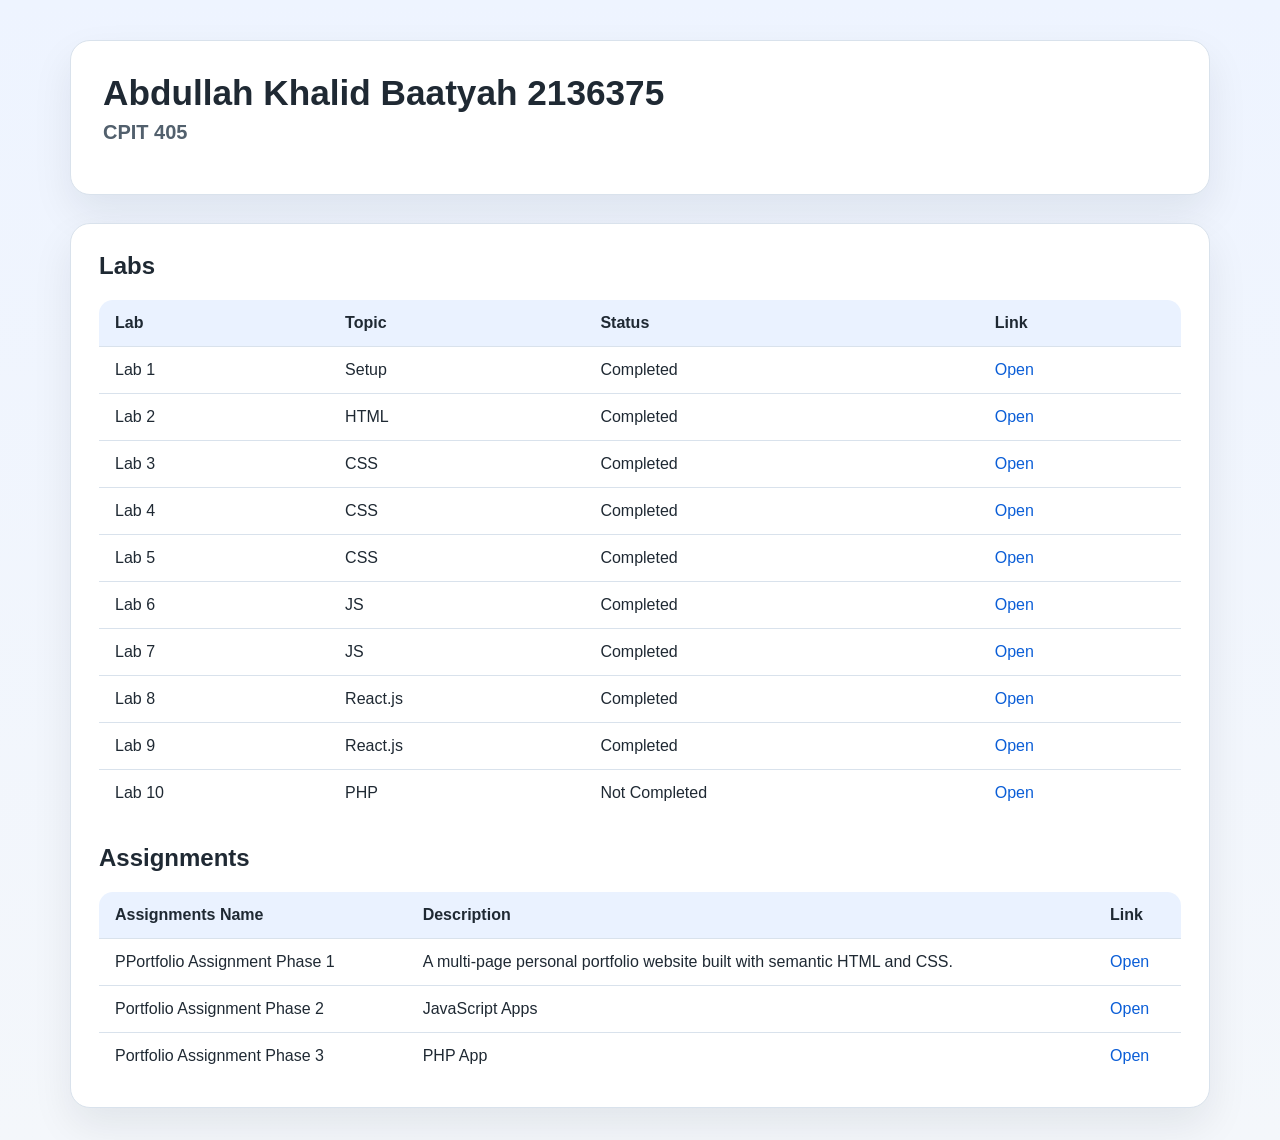
<file: index.html>
<!DOCTYPE html>
<html lang="en">
<head>
    <meta charset="UTF-8">
    <meta content="width=device-width, initial-scale=1.0" name="viewport">
    <title>Main</title>
    <link href="styles.css" rel="stylesheet">
</head>
<body>
<main class="page-shell">
    <section class="hero">
        <h1>Abdullah Khalid Baatyah 2136375</h1>
        <p class="course-title">CPIT 405</p>
    </section>

    <section class="content-panel">
        <h1 id="Labs">Labs</h1>
        <table class="portfolio-table">
            <thead>
            <tr>
                <th>Lab</th>
                <th>Topic</th>
                <th>Status</th>
                <th>Link</th>
            </tr>
            </thead>
            <tbody>
            <tr>
                <td>Lab 1</td>
                <td>Setup</td>
                <td>Completed</td>
                <td><a href="https://cpit405.gitlab.io/labs/lab-1/">Open</a></td>
            </tr>
            <tr>
                <td>Lab 2</td>
                <td>HTML</td>
                <td>Completed</td>
                <td><a href="lab2/index.html">Open</a></td>
            </tr>
            <tr>
                <td>Lab 3</td>
                <td>CSS</td>
                <td>Completed</td>
                <td><a href="lab3/index.html">Open</a></td>
            </tr>
            <tr>
                <td>Lab 4</td>
                <td>CSS</td>
                <td>Completed</td>
                <td><a href="lab4/index.html">Open</a></td>
            </tr>
            <tr>
                <td>Lab 5</td>
                <td>CSS</td>
                <td>Completed</td>
                <td><a href="lab5/index.html">Open</a></td>
            </tr>
            <tr>
                <td>Lab 6</td>
                <td>JS</td>
                <td>Completed</td>
                <td><a href="lab6/index.html">Open</a></td>
            </tr>
            <tr>
                <td>Lab 7</td>
                <td>JS</td>
                <td>Completed</td>
                <td><a href="lab7/index.html">Open</a></td>
            </tr>
            <tr>
                <td>Lab 8</td>
                <td>React.js</td>
                <td>Completed</td>
                <td><a href="https://codesandbox.io/p/sandbox/wghljh">Open</a></td>
            </tr>
            <tr>
                <td>Lab 9</td>
                <td>React.js</td>
                <td>Completed</td>
                <td><a href="https://codesandbox.io/p/sandbox/rzwqf6">Open</a></td>
            </tr>
            <tr>
                <td>Lab 10</td>
                <td>PHP</td>
                <td>Not Completed</td>
                <td><a href="lab10/index.html">Open</a></td>
            </tr>

            </tbody>
        </table>

        <h2 id="Assignments">Assignments</h2>
        <table class="portfolio-table">
            <thead>
            <tr>
                <th>Assignments Name</th>
                <th>Description</th>
                <th>Link</th>
            </tr>
            </thead>
            <tbody>
            <tr>
                <td>PPortfolio Assignment Phase 1</td>
                <td>A multi-page personal portfolio website built with semantic HTML and CSS.</td>
                <td><a href="https://baatyah.github.io/CPIT405-Spring2026-assignment1/index.html">Open</a></td>
            </tr>
            <tr>
                <td>Portfolio Assignment Phase 2</td>
                <td>JavaScript Apps </td>
                <td><a href="https://baatyah.github.io/CPIT405-Spring2026-assignment2/index.html">Open</a></td>
            </tr>
            <tr>
                <td>Portfolio Assignment Phase 3</td>
                <td>PHP App</td>
                <td><a href="https://github.com/Baatyah/CPIT405-Spring2026-assignment3">Open</a></td>
            </tr>


            </tbody>
        </table>
    </section>
</main>
</body>
</html>
</file>
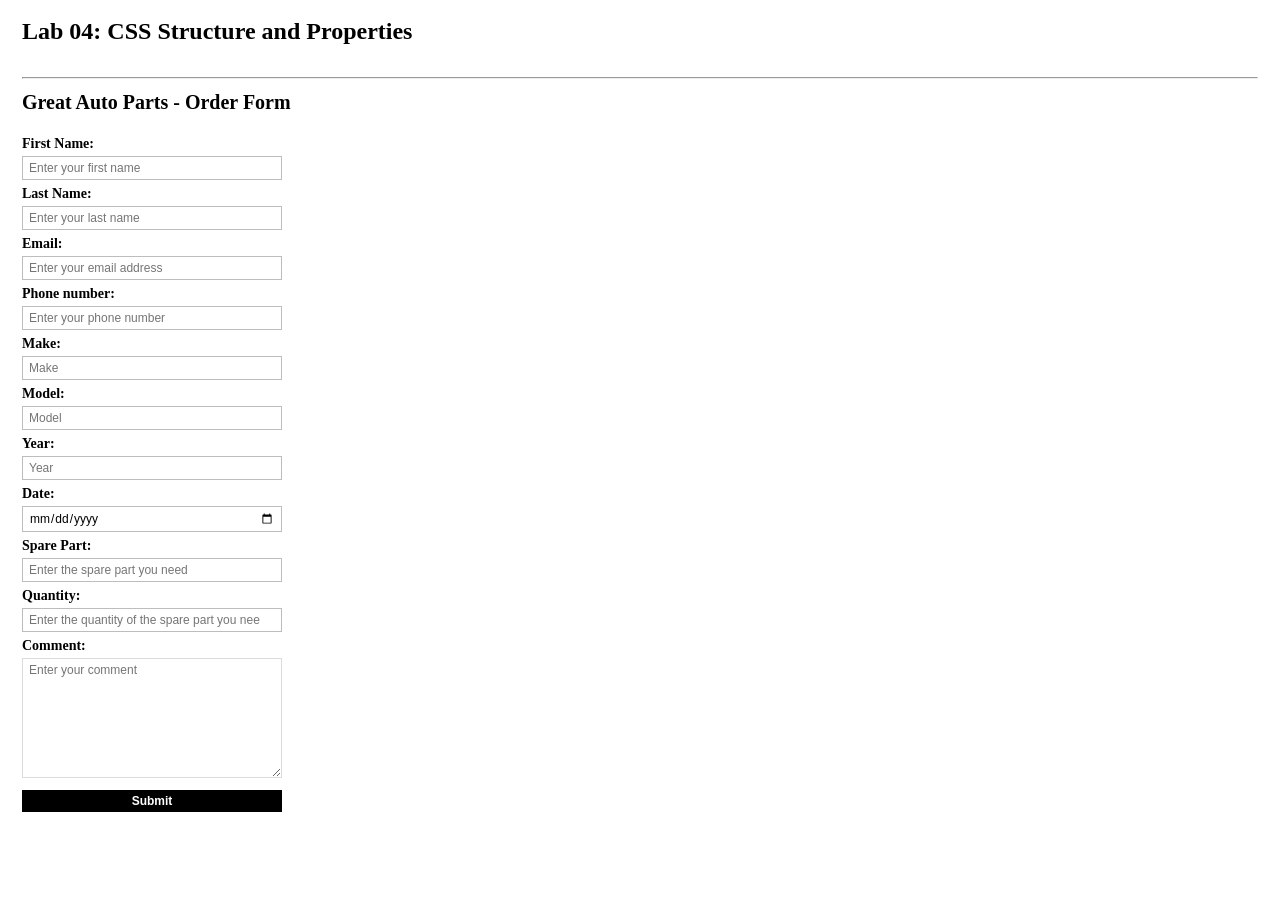
<file: lab4/index.html>
﻿<!DOCTYPE html>
<html lang="en">
<head>
    <meta charset="UTF-8">
    <title>Lab 04: CSS Structure and Properties</title>
    <style>

        * {
            box-sizing: border-box;
        }


        body {
            margin: 0;
            padding: 18px 22px 40px;
            font-family: "Times New Roman", Times, serif;
            color: #000000;
            background: #ffffff;
        }


        #page-title {
            font-size: 24px;
            font-weight: 700;
            margin: 0 0 6px;
        }


        .subtitle {
            font-size: 20px;
            font-weight: 700;
            margin: 0 0 10px;
        }

        hr {
            margin: 8px 0 12px;
        }


        input[required],
        textarea[required] {
            border-color: #bdbdbd;
        }

        input:focus,
        textarea:focus {
            outline: 2px solid #000000;
        }


        form {
            width: 260px;
        }

        label {
            display: block;
            font-size: 14px;
            font-weight: 700;
            margin: 6px 0 4px;
        }

        input,
        textarea,
        button {
            width: 260px;
            font-family: Arial, sans-serif;
            font-size: 12px;
            padding: 4px 6px;
            border: 1px solid #dcdcdc;
            background: #ffffff;
        }

        textarea {
            min-height: 120px;
            resize: vertical;
        }

        button {
            margin-top: 8px;
            border: none;
            background: #000000;
            color: #ffffff;
            font-weight: 600;
            cursor: pointer;
        }

        .form-box {
            margin: 6px 0 0;
            padding: 6px 0 2px;
        }

        button:hover {
            background: #1f1f1f;
        }
    </style>
</head>
<body>
    <h1 id="page-title">Lab 04: CSS Structure and Properties</h1> <br>
    <hr>
    <h2 class="subtitle">Great Auto Parts - Order Form</h2>


    <div class="form-box">
        <form>
            <label for="firstName">First Name:</label>
            <input type="text" id="firstName" name="firstName" placeholder="Enter your first name" required>

            <label for="lastName">Last Name:</label>
            <input type="text" id="lastName" name="lastName" placeholder="Enter your last name" required>

            <label for="email">Email:</label>
            <input type="email" id="email" name="email" placeholder="Enter your email address" required>

            <label for="phone">Phone number:</label>
            <input type="tel" id="phone" name="phone" placeholder="Enter your phone number" required>

            <label for="make">Make:</label>
            <input type="text" id="make" name="make" placeholder="Make" required>

            <label for="model">Model:</label>
            <input type="text" id="model" name="model" placeholder="Model" required>

            <label for="year">Year:</label>
            <input type="number" id="year" name="year" placeholder="Year" min="1900" max="2099" required>

            <label for="date">Date:</label>
            <input type="date" id="date" name="date" required>

            <label for="sparePart">Spare Part:</label>
            <input type="text" id="sparePart" name="sparePart" placeholder="Enter the spare part you need" required>

            <label for="quantity">Quantity:</label>
            <input type="number" id="quantity" name="quantity" placeholder="Enter the quantity of the spare part you need" min="1" required>

            <label for="comment">Comment:</label>
            <textarea id="comment" name="comment" placeholder="Enter your comment"></textarea>

            <button type="submit">Submit</button>
        </form>
    </div>
</body>
</html>
</file>
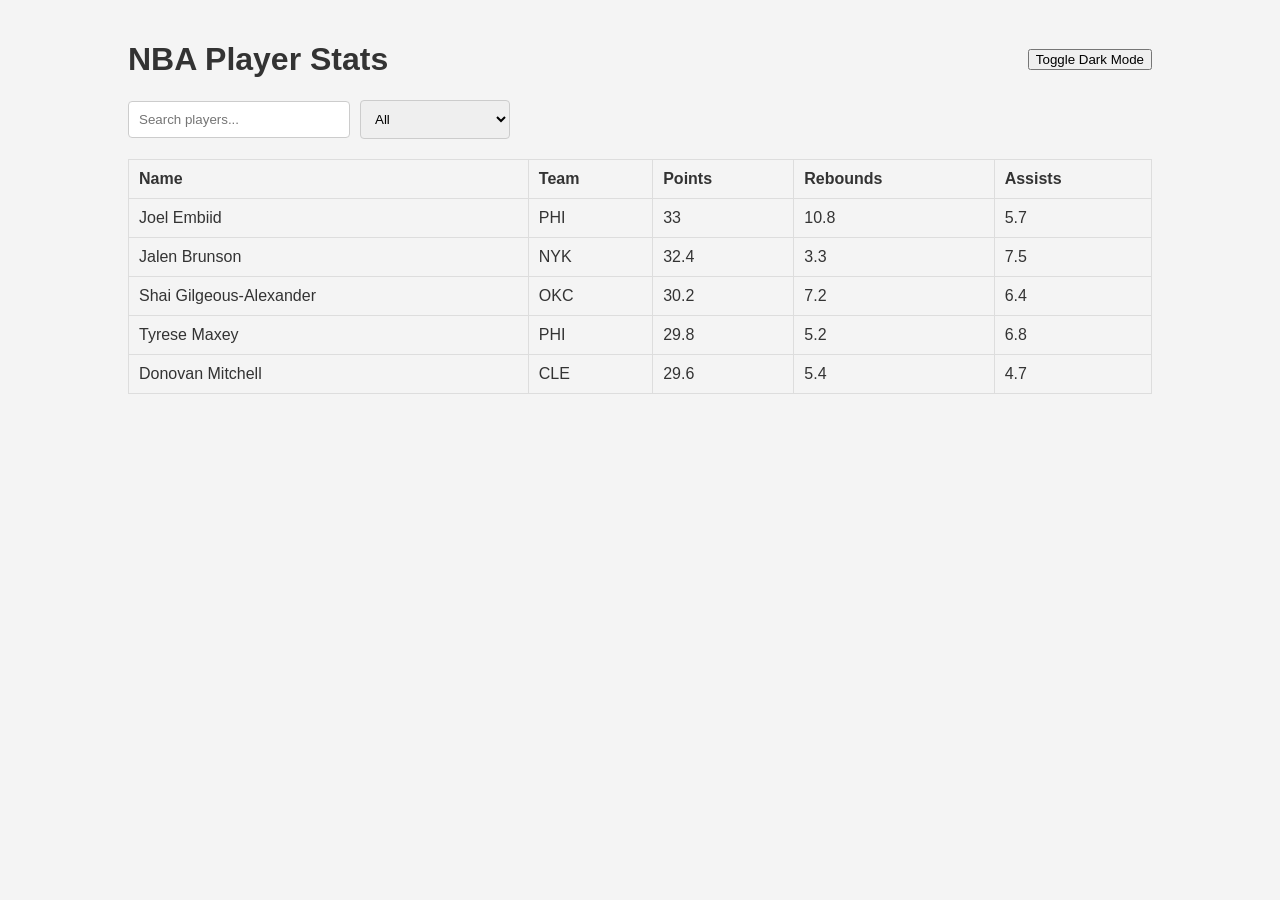
<file: lab5/index.html>
<!DOCTYPE html>
<html lang="en">

<head>
    <meta charset="UTF-8">
    <meta name="viewport" content="width=device-width, initial-scale=1.0">
    <title>NBA Stats</title>
    <link rel="stylesheet" href="styles.css">

</head>

<body>
    <div class="container">
        <header>
            <h1>NBA Player Stats</h1>
            <button id="dark-mode-toggle">Toggle Dark Mode</button>
        </header>

        <search class="table-filters">
            <input type="text" id="search" placeholder="Search players...">
            <select id="team-filter">
                <option value="all">All</option>
                <!-- Teams will be populated in JS -->
            </select>
        </search>

        <table id="player-stats">
            <thead>
                <tr>
                    <th>Name</th>
                    <th>Team</th>
                    <th>Points</th>
                    <th>Rebounds</th>
                    <th>Assists</th>
                </tr>
            </thead>
            <tbody id="player-rows">
                <!-- Rows will be populated in JS -->
            </tbody>
        </table>
    </div>
    <script src="script.js"></script>
</body>

</html>
</file>
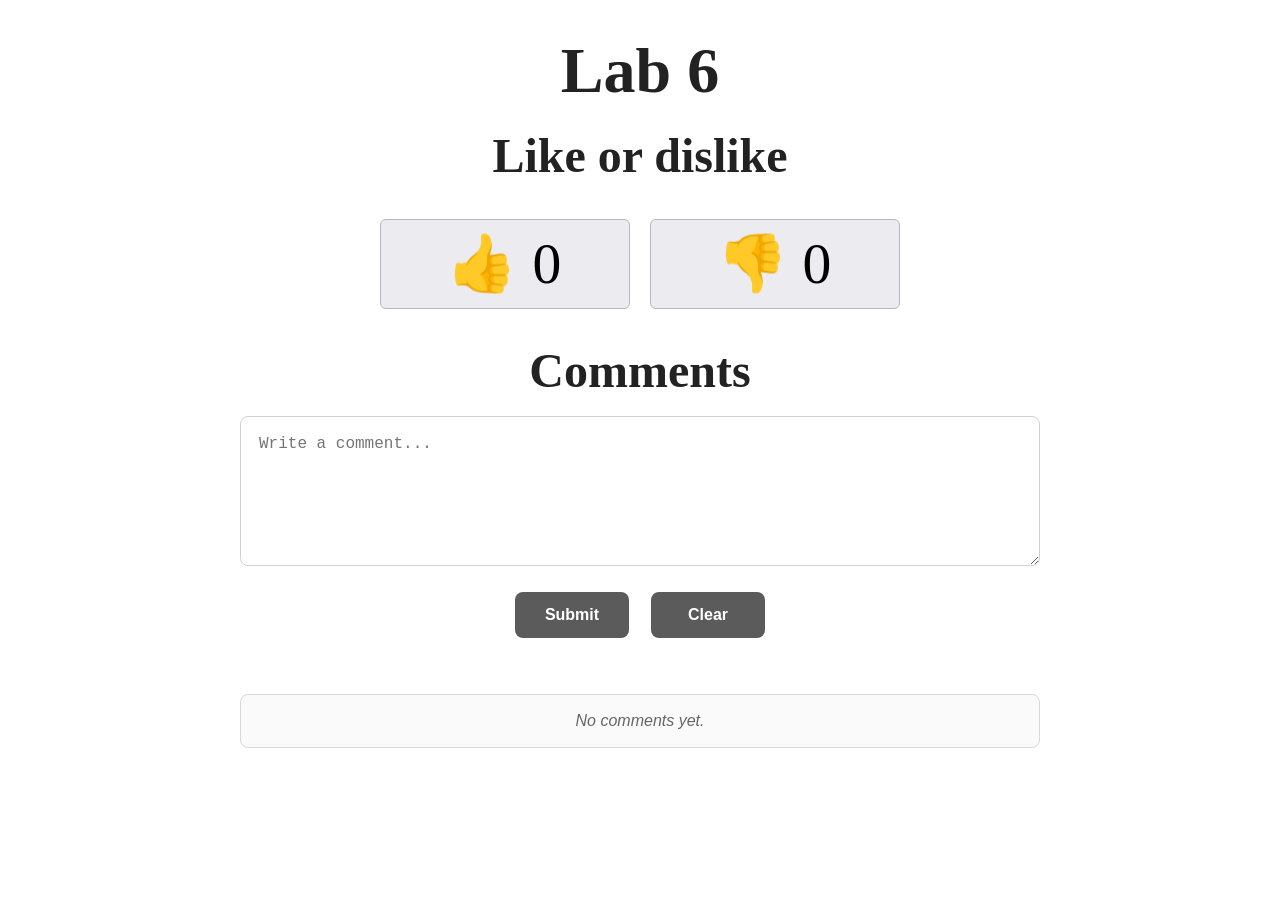
<file: lab6/index.html>
<!DOCTYPE html>
<html lang="en">
<head>
    <meta charset="UTF-8">
    <meta name="viewport" content="width=device-width, initial-scale=1.0">
    <title>Feedback Hub</title>
    <link rel="stylesheet" href="styles.css">
</head>
<body>
    <main class="page">


        <section class="lab-panel">
            <h2 class="lab-number">Lab 6</h2>
            <h3 class="section-title">Like or dislike</h3>

            <div class="vote-panel" aria-label="Voting controls">
                <button id="like-button" class="vote-button" type="button">
                    <span class="vote-emoji">👍</span>
                    <span id="like-count" class="vote-count">0</span>
                </button>
                <button id="dislike-button" class="vote-button" type="button">
                    <span class="vote-emoji">👎</span>
                    <span id="dislike-count" class="vote-count">0</span>
                </button>
            </div>

            <form id="comment-form" class="comment-form">
                <label class="section-title comments-title" for="comment-input">Comments</label>
                <textarea id="comment-input" name="comment" maxlength="200" placeholder="Write a comment..."></textarea>
                <div class="action-row">
                    <button id="comment-submit" type="submit">Submit</button>
                    <button id="reset-button" class="reset-button" type="button">Clear</button>
                </div>
            </form>

            <p id="status-message" class="status-message" aria-live="polite"></p>
            <ul id="comments-list" class="comments-list"></ul>
        </section>
    </main>

    <script src="script.js"></script>
</body>
</html>
</file>
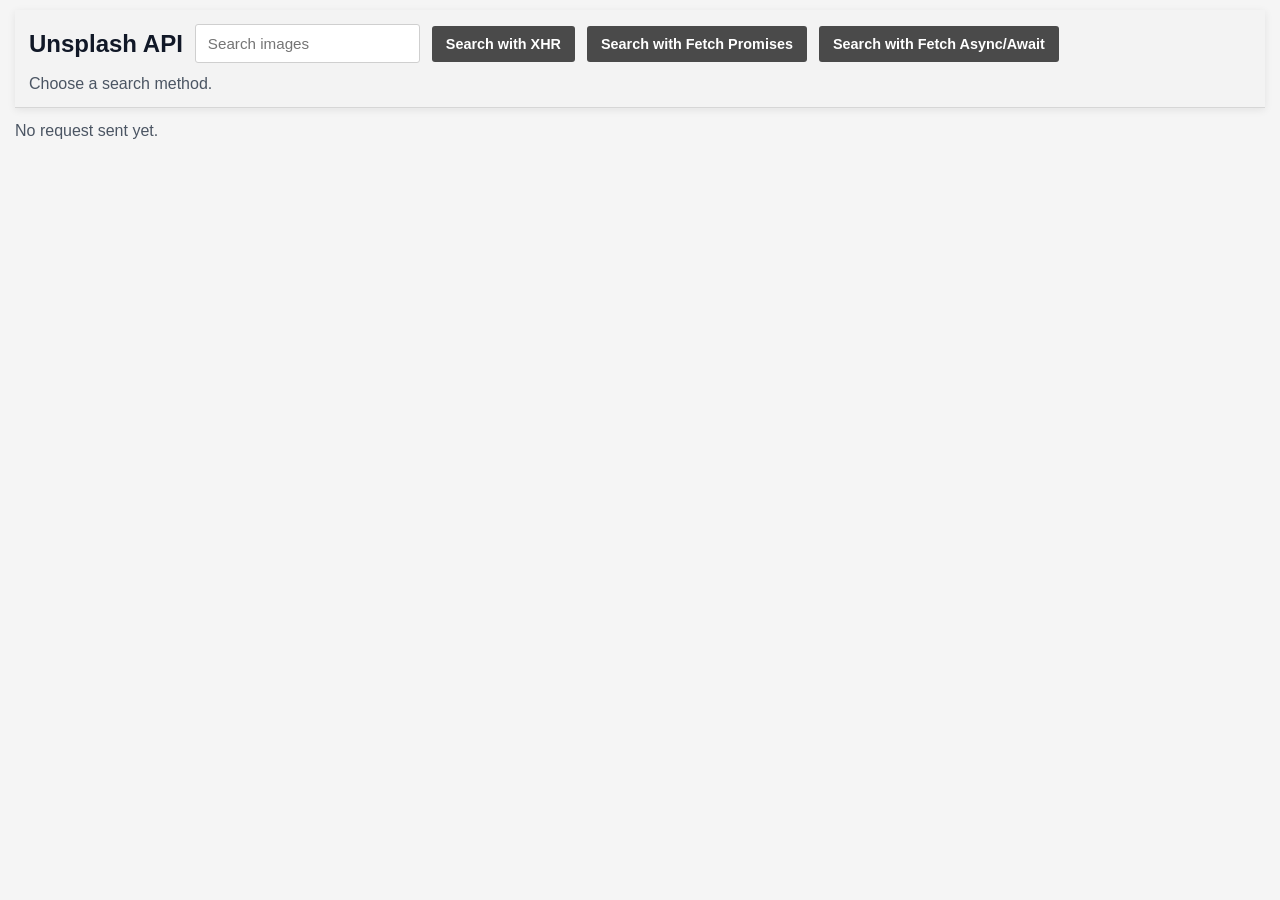
<file: lab7/index.html>
<!DOCTYPE html>
<html lang="en">
<head>
    <meta charset="UTF-8">
    <meta name="viewport" content="width=device-width, initial-scale=1.0">
    <title>Lab 7 - Unsplash Search API</title>
    <link rel="stylesheet" href="styles.css">
</head>
<body>
    <main class="page">
        <section class="toolbar">
            <h1>Unsplash API</h1>
            <input id="query" type="text" placeholder="Search images" value="">
            <div class="button-row">
                <button id="xhrBtn" type="button">Search with XHR</button>
                <button id="fetchBtn" type="button">Search with Fetch Promises</button>
                <button id="asyncBtn" type="button">Search with Fetch Async/Await</button>
            </div>
            <p id="status" class="status"> Choose a search method.</p>
        </section>

        <p id="methodLabel" class="method-label">No request sent yet.</p>
        <section id="gallery" class="gallery"></section>
    </main>

    <script src="script.js"></script>
</body>
</html>
</file>
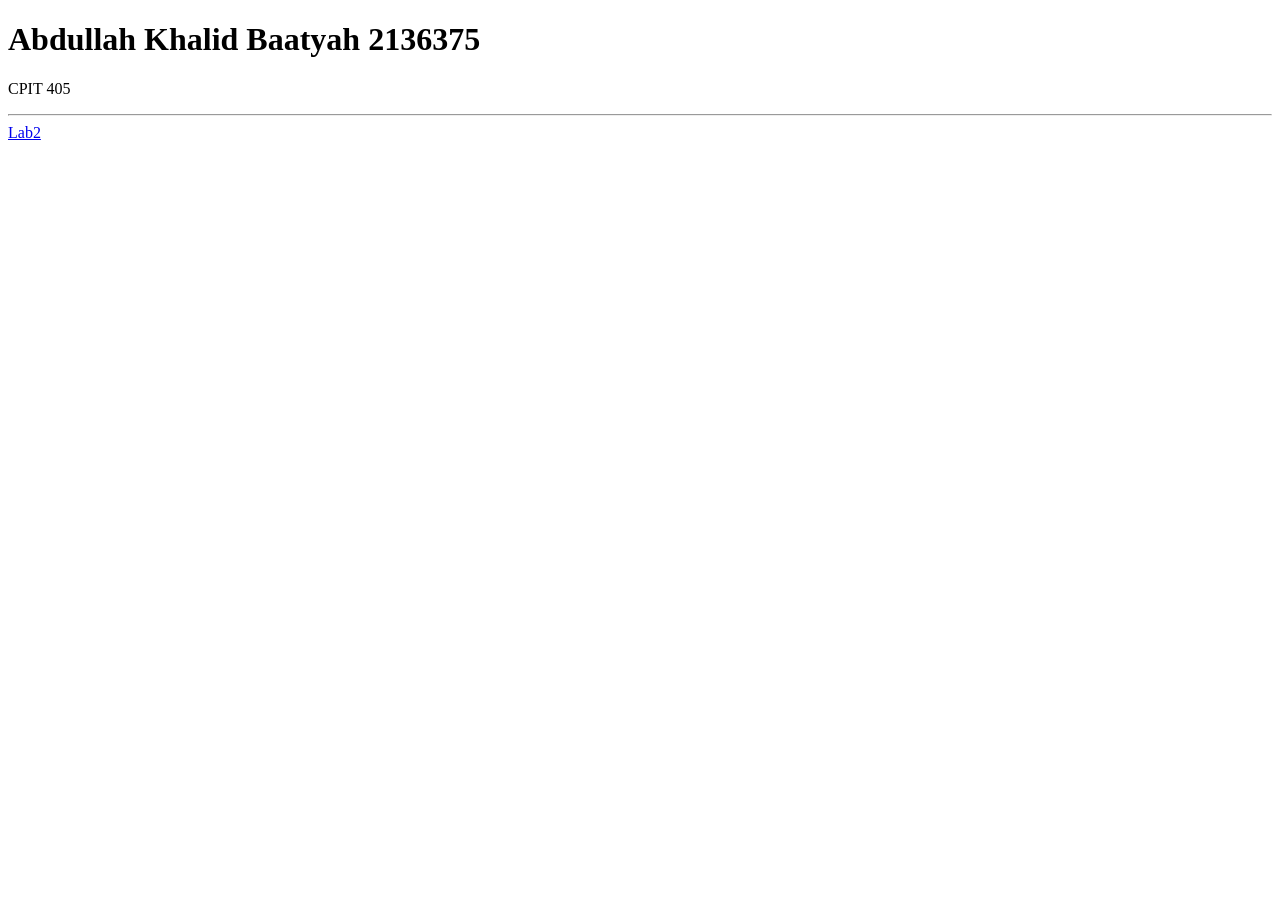
<file: index1.html>
<!DOCTYPE html>

<html>
    <head>
        <title>Main</title>
        <meta charset="UTF-8">
        <meta name="viewport" content="width=device-width, initial-scale=1.0">
    </head>
    <h1>Abdullah Khalid Baatyah 2136375</h1>
    <body>
        <div></div>
    </body>
    <p>CPIT 405</p>
    
    <hr>
    <a href="Lab2/index.html"> Lab2</a>
</html>
</file>
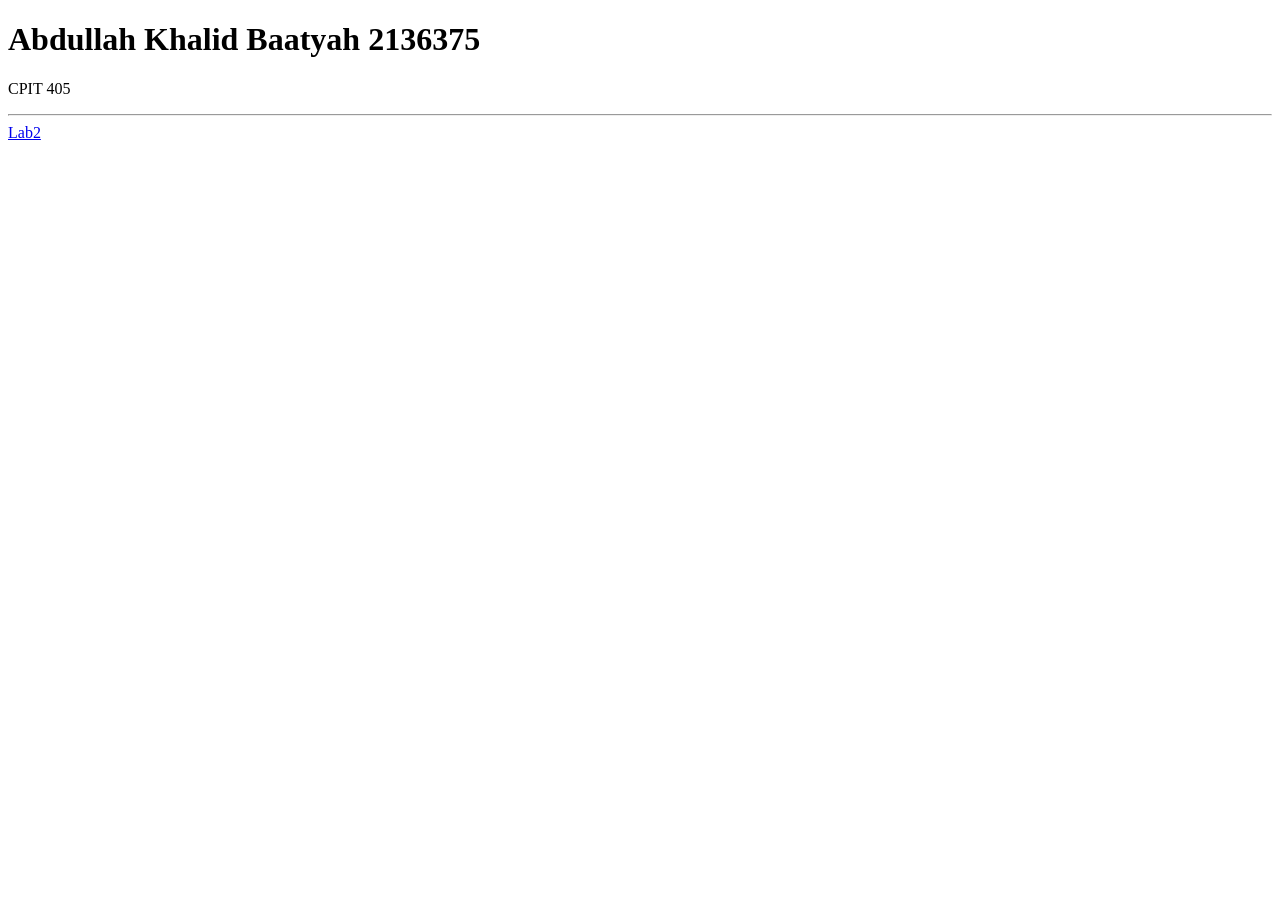
<file: Index1.html>
<!DOCTYPE html>

<html>
    <head>
        <title>Main</title>
        <meta charset="UTF-8">
        <meta name="viewport" content="width=device-width, initial-scale=1.0">
    </head>
    <h1>Abdullah Khalid Baatyah 2136375</h1>
    <body>
        <div></div>
    </body>
    <p>CPIT 405</p>
    
    <hr>
    <a href="https://baatyah.github.io/CPIT405_2026_Spring/Lab2"> Lab2</a>
</html>
</file>
<file: styles.css>
:root {
    --page-bg: #f4f7fb;
    --card-bg: #ffffff;
    --primary: #0b5ed7;
    --primary-dark: #084298;
    --text-main: #1f2933;
    --text-muted: #52606d;
    --border: #d9e2ec;
    --shadow: 0 18px 40px rgba(15, 23, 42, 0.08);
}

* {
    box-sizing: border-box;
}

body {
    margin: 0;
    font-family: Arial, sans-serif;
    background: linear-gradient(180deg, #eef4ff 0%, var(--page-bg) 100%);
    color: var(--text-main);
}

a {
    color: var(--primary);
    text-decoration: none;
}

a:hover {
    color: var(--primary-dark);
    text-decoration: underline;
}

.page-shell {
    max-width: 1180px;
    margin: 0 auto;
    padding: 40px 20px 32px;
}

.hero {
    background: var(--card-bg);
    border: 1px solid var(--border);
    border-radius: 20px;
    box-shadow: var(--shadow);
    padding: 32px;
    margin-bottom: 28px;
}

.hero h1 {
    margin: 0 0 8px;
    font-size: 2.2rem;
}

.course-title {
    margin: 0 0 18px;
    font-size: 1.25rem;
    font-weight: 700;
    color: var(--text-muted);
}

.content-panel {
    background: var(--card-bg);
    border: 1px solid var(--border);
    border-radius: 20px;
    box-shadow: var(--shadow);
}

.content-panel h1,
.content-panel h2 {
    margin-top: 0;
}

.content-panel {
    padding: 28px;
}

.content-panel h2 {
    margin-top: 28px;
}

.portfolio-table {
    width: 100%;
    border-collapse: collapse;
    margin-top: 14px;
    overflow: hidden;
    border-radius: 14px;
}

.portfolio-table th,
.portfolio-table td {
    padding: 14px 16px;
    border-bottom: 1px solid var(--border);
    text-align: left;
    vertical-align: top;
}

.portfolio-table th {
    background: #eaf2ff;
}

.portfolio-table tr:last-child td {
    border-bottom: none;
}

@media (max-width: 640px) {
    .hero,
    .content-panel {
        padding: 20px;
    }

    .hero h1 {
        font-size: 1.8rem;
    }

    .portfolio-table th,
    .portfolio-table td {
        padding: 12px;
        font-size: 0.95rem;
    }
}
</file>
<file: lab5/styles.css>
body {
    font-family: Arial, sans-serif;
    background-color: #f4f4f4;
    color: #333;
    margin: 0;
    padding: 0;
}

.container {
    width: 80%;
    margin: 0 auto;
    padding: 20px;
}

header {
    display: flex;
    justify-content: space-between;
    align-items: center;
}

#search {
    padding: 10px;
    border: 1px solid #ccc;
    border-radius: 4px;
    width: 200px;
    margin-right: 10px;
}

#team-filter {
    padding: 10px;
    border: 1px solid #ccc;
    border-radius: 4px;
    width: 150px;
}

.table-filters {
    display: flex;
    align-items: center;
    margin-bottom: 20px;
}

table {
    width: 100%;
    border-collapse: collapse;
}

th,
td {
    padding: 10px;
    border: 1px solid #ddd;
    text-align: left;
}

th {
    cursor: pointer;
}

.dark-mode {
    background-color: #333;
    color: #f4f4f4;
}

.dark-mode table {
    border-color: #555;
}

.dark-mode th,
.dark-mode td {
    border-color: #555;
}
</file>
<file: lab6/styles.css>
body {
    margin: 0;
    font-family: Arial, sans-serif;
    background: #ffffff;
    color: #222222;
}

.page {
    padding: 10px 24px 48px;
}

.description-block {
    max-width: 1200px;
    margin: 0 auto 24px;
}

.page-title {
    margin: 0 0 12px;
    font-size: 26px;
    font-weight: 700;
}

.description-text {
    margin: 0;
    line-height: 1.65;
    font-size: 16px;
    color: #333333;
}

.lab-panel {
    max-width: 980px;
    margin: 0 auto;
    text-align: center;
}

.lab-number,
.section-title,
.vote-count {
    font-family: Georgia, "Times New Roman", serif;
}

.lab-number {
    margin: 24px 0 20px;
    font-size: clamp(3rem, 5vw, 4.25rem);
    font-weight: 700;
}

.section-title {
    margin: 0 0 36px;
    font-size: clamp(2rem, 4vw, 3rem);
    font-weight: 700;
}

.comments-title {
    display: block;
    margin-bottom: 18px;
}

.vote-panel {
    display: flex;
    justify-content: center;
    gap: 20px;
    margin-bottom: 34px;
    flex-wrap: wrap;
}

.vote-button {
    width: 250px;
    min-height: 90px;
    border: 1px solid #b7b7c7;
    border-radius: 6px;
    background: #ebebf0;
    display: flex;
    align-items: center;
    justify-content: center;
    gap: 16px;
    cursor: pointer;
    transition: transform 140ms ease, box-shadow 140ms ease, background-color 140ms ease;
}

.vote-button:hover {
    transform: translateY(-2px);
    box-shadow: 0 8px 18px rgba(0, 0, 0, 0.12);
}

.vote-button.is-selected {
    background: #d9d9e6;
}

.vote-button:disabled {
    opacity: 0.8;
    cursor: not-allowed;
}

.vote-emoji {
    font-size: 3.4rem;
    line-height: 1;
}

.vote-count {
    font-size: 3.6rem;
    line-height: 1;
    color: #000000;
}

.comment-form {
    max-width: 800px;
    margin: 0 auto;
}

#comment-input {
    width: 100%;
    min-height: 150px;
    resize: vertical;
    border: 1px solid #d1d1d1;
    border-radius: 8px;
    padding: 18px;
    font-size: 1rem;
    font-family: "Courier New", monospace;
    box-sizing: border-box;
}

.action-row {
    margin-top: 22px;
    display: flex;
    justify-content: center;
    gap: 22px;
    flex-wrap: wrap;
}

#comment-submit,
.reset-button {
    min-width: 114px;
    border: none;
    border-radius: 8px;
    background: #5b5b5b;
    color: #ffffff;
    padding: 14px 22px;
    font-size: 1rem;
    font-weight: 700;
    cursor: pointer;
}

.status-message {
    min-height: 24px;
    margin: 20px auto 10px;
    font-weight: 600;
}

.comments-list {
    max-width: 800px;
    margin: 0 auto;
    padding: 0;
    list-style: none;
    text-align: left;
}

.comments-list li {
    margin-top: 12px;
    border: 1px solid #d8d8d8;
    border-radius: 8px;
    padding: 14px 16px;
    background: #fafafa;
    line-height: 1.5;
}

.comments-list .empty-state {
    text-align: center;
    color: #666666;
    font-style: italic;
}

@media (max-width: 640px) {
    .page {
        padding-inline: 14px;
    }

    .vote-button {
        width: 100%;
        max-width: 320px;
    }

    .vote-count {
        font-size: 3rem;
    }

    .lab-number {
        margin-top: 16px;
    }
}
</file>
<file: lab7/styles.css>
* {
    box-sizing: border-box;
}

body {
    margin: 0;
    font-family: "Segoe UI", Tahoma, Geneva, Verdana, sans-serif;
    background: #f5f5f5;
    color: #111827;
}

.page {
    width: min(1250px, calc(100% - 10px));
    margin: 0 auto;
    padding: 10px 0 24px;
}

.toolbar,
.button-row {
    display: flex;
    gap: 12px;
    flex-wrap: wrap;
    align-items: center;
}

.toolbar {
    background: #f3f3f3;
    border-bottom: 1px solid #d6d6d6;
    box-shadow: 0 2px 8px rgba(0, 0, 0, 0.08);
    padding: 14px;
    margin-bottom: 14px;
}

h1,
p {
    margin: 0;
}

input {
    border: 1px solid #cfcfcf;
    border-radius: 3px;
    padding: 10px 12px;
    font-size: 0.95rem;
    background: #fff;
}

input#query {
    width: 225px;
}

.count-input {
    width: 68px;
}

.access-key {
    width: 240px;
}

button {
    border: 0;
    border-radius: 3px;
    padding: 10px 14px;
    font-size: 0.9rem;
    font-weight: 600;
    color: #fff;
    background: #4a4a4a;
    cursor: pointer;
}

button:hover {
    background: #3d3d3d;
}

.status,
.method-label {
    color: #4b5563;
}

.gallery {
    display: grid;
    grid-template-columns: repeat(auto-fit, minmax(270px, 1fr));
    gap: 14px;
}

.card {
    background: #fff;
    border-radius: 6px;
    overflow: hidden;
    box-shadow: 0 4px 16px rgba(0, 0, 0, 0.12);
}

.card img {
    display: block;
    width: 100%;
    height: 495px;
    object-fit: cover;
}

.card-body {
    padding: 12px;
}

.card-body h3 {
    margin: 0 0 8px;
    font-size: 0.95rem;
}

.card-body p {
    margin: 0;
    color: #6b7280;
    line-height: 1.4;
}

.empty-state {
    padding: 20px;
    border: 1px dashed #9ca3af;
    border-radius: 6px;
    color: #4b5563;
    background: #fff;
}

@media (max-width: 640px) {
    .page {
        width: min(100% - 10px, 1250px);
    }

    .toolbar {
        padding: 10px;
    }

    input#query,
    .count-input,
    .access-key {
        width: 100%;
    }

    button {
        width: 100%;
    }

    .card img {
        height: 360px;
    }
}
</file>
